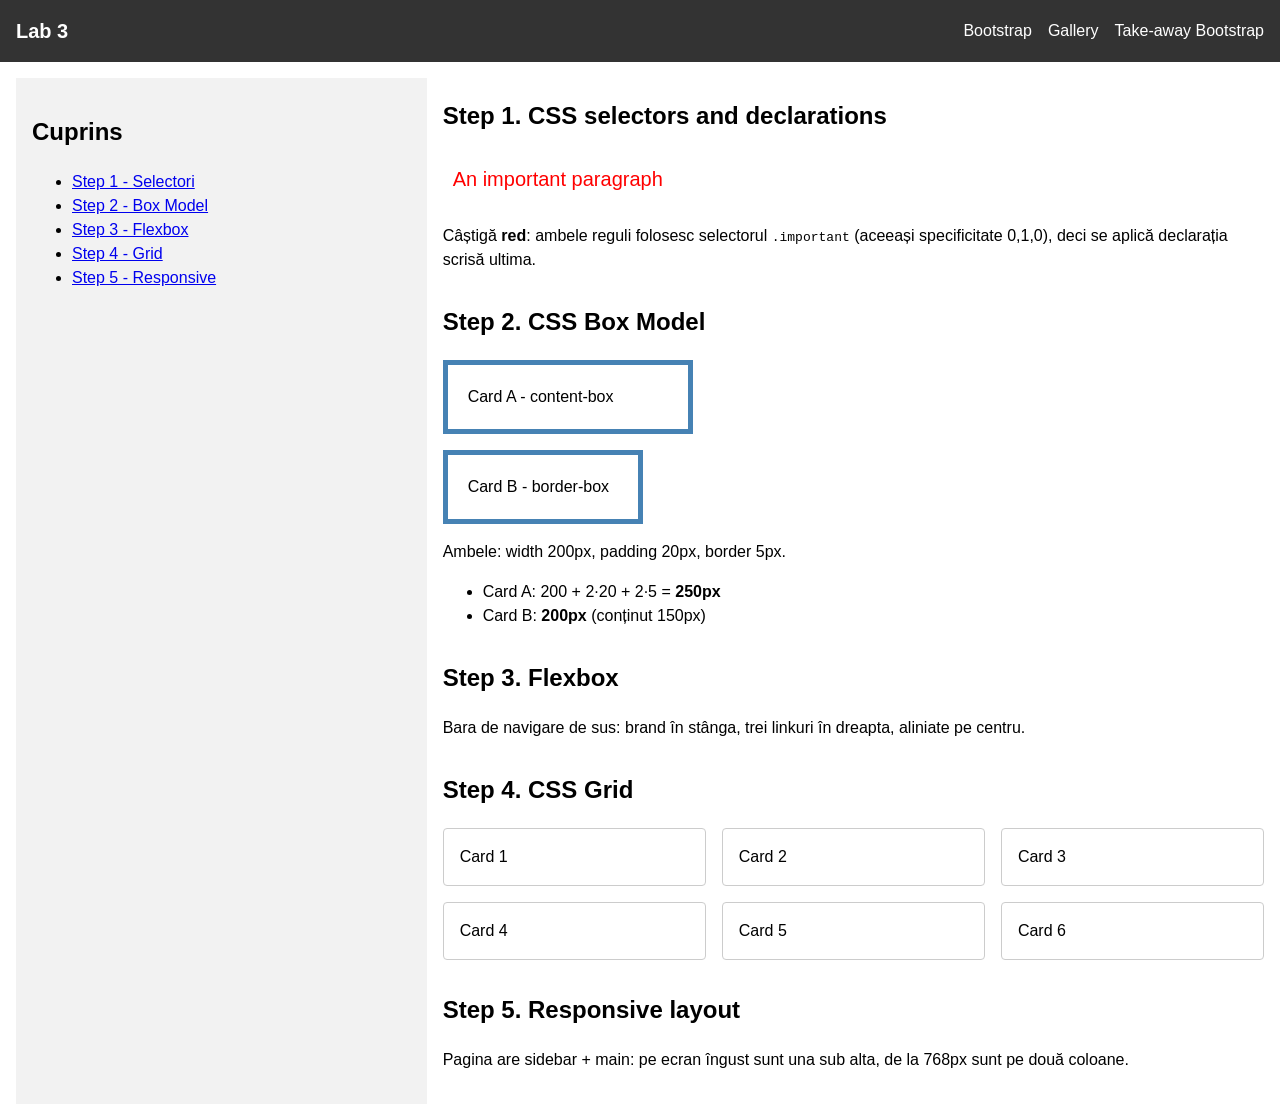
<file: lab3/project-lab/index.html>
<!DOCTYPE html>
<html lang="ro">
<head>
  <meta charset="UTF-8">
  <meta name="viewport" content="width=device-width, initial-scale=1.0">
  <title>Lab 3</title>
  <link rel="stylesheet" href="css/style.css">
</head>
<body>
  <header>
    <nav>
      <a class="brand" href="index.html">Lab 3</a>
      <ul>
        <li><a href="bootstrap-gallery.html">Bootstrap</a></li>
        <li><a href="takeaway.html">Gallery</a></li>
        <li><a href="takeaway-bootstrap.html">Take-away Bootstrap</a></li>
      </ul>
    </nav>
  </header>

  <div class="layout">
    <aside>
      <h2>Cuprins</h2>
      <ul>
        <li><a href="#step1">Step 1 - Selectori</a></li>
        <li><a href="#step2">Step 2 - Box Model</a></li>
        <li><a href="#step3">Step 3 - Flexbox</a></li>
        <li><a href="#step4">Step 4 - Grid</a></li>
        <li><a href="#step5">Step 5 - Responsive</a></li>
      </ul>
    </aside>

    <main>
      <section id="step1">
        <h2>Step 1. CSS selectors and declarations</h2>
        <p class="important">An important paragraph</p>
        <p>Câștigă <strong>red</strong>: ambele reguli folosesc selectorul <code>.important</code>
          (aceeași specificitate 0,1,0), deci se aplică declarația scrisă ultima.</p>
      </section>

      <section id="step2">
        <h2>Step 2. CSS Box Model</h2>
        <div class="card-a">Card A - content-box</div>
        <div class="card-b">Card B - border-box</div>
        <p>Ambele: width 200px, padding 20px, border 5px.</p>
        <ul>
          <li>Card A: 200 + 2·20 + 2·5 = <strong>250px</strong></li>
          <li>Card B: <strong>200px</strong> (conținut 150px)</li>
        </ul>
      </section>

      <section id="step3">
        <h2>Step 3. Flexbox</h2>
        <p>Bara de navigare de sus: brand în stânga, trei linkuri în dreapta, aliniate pe centru.</p>
      </section>

      <section id="step4">
        <h2>Step 4. CSS Grid</h2>
        <div class="gallery">
          <div class="card">Card 1</div>
          <div class="card">Card 2</div>
          <div class="card">Card 3</div>
          <div class="card">Card 4</div>
          <div class="card">Card 5</div>
          <div class="card">Card 6</div>
        </div>
      </section>

      <section id="step5">
        <h2>Step 5. Responsive layout</h2>
        <p>Pagina are sidebar + main: pe ecran îngust sunt una sub alta, de la 768px sunt pe două coloane.</p>
      </section>
    </main>
  </div>
</body>
</html>
</file>
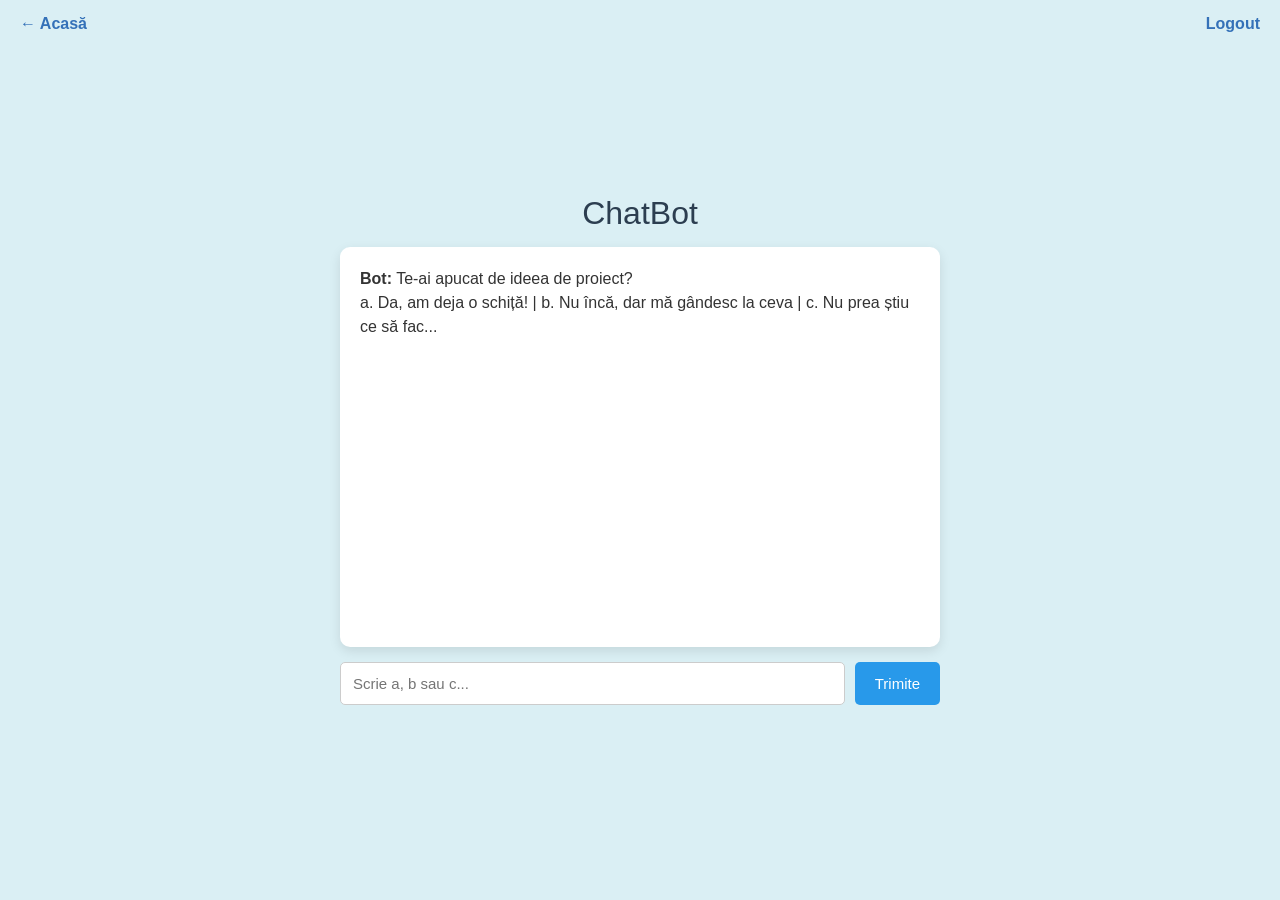
<file: HTML/chatbot.html>
<!DOCTYPE html>
<html lang="ro">
<head>
<meta charset="UTF-8">
<meta name="viewport" content="width=device-width, initial-scale=1.0">
<title>Chatbot</title>
<link rel="stylesheet" href="../CSS/chatbot_style.css">
</head>
<body>
<nav class="chat-nav">
<a href="home.html">&larr; Acasă</a>
<a href="login.html">Logout</a>
</nav>
<h1>ChatBot</h1>
<div class="chat-container" id="chat-container"></div>
<form id="chat-form">
<input type="text" id="user-input" placeholder="Scrie a, b sau c..." autocomplete="off">
<button type="submit">Trimite</button>
</form>
<script src="../JS/chatbot_js.js"></script>
</body>
</html>
</file>
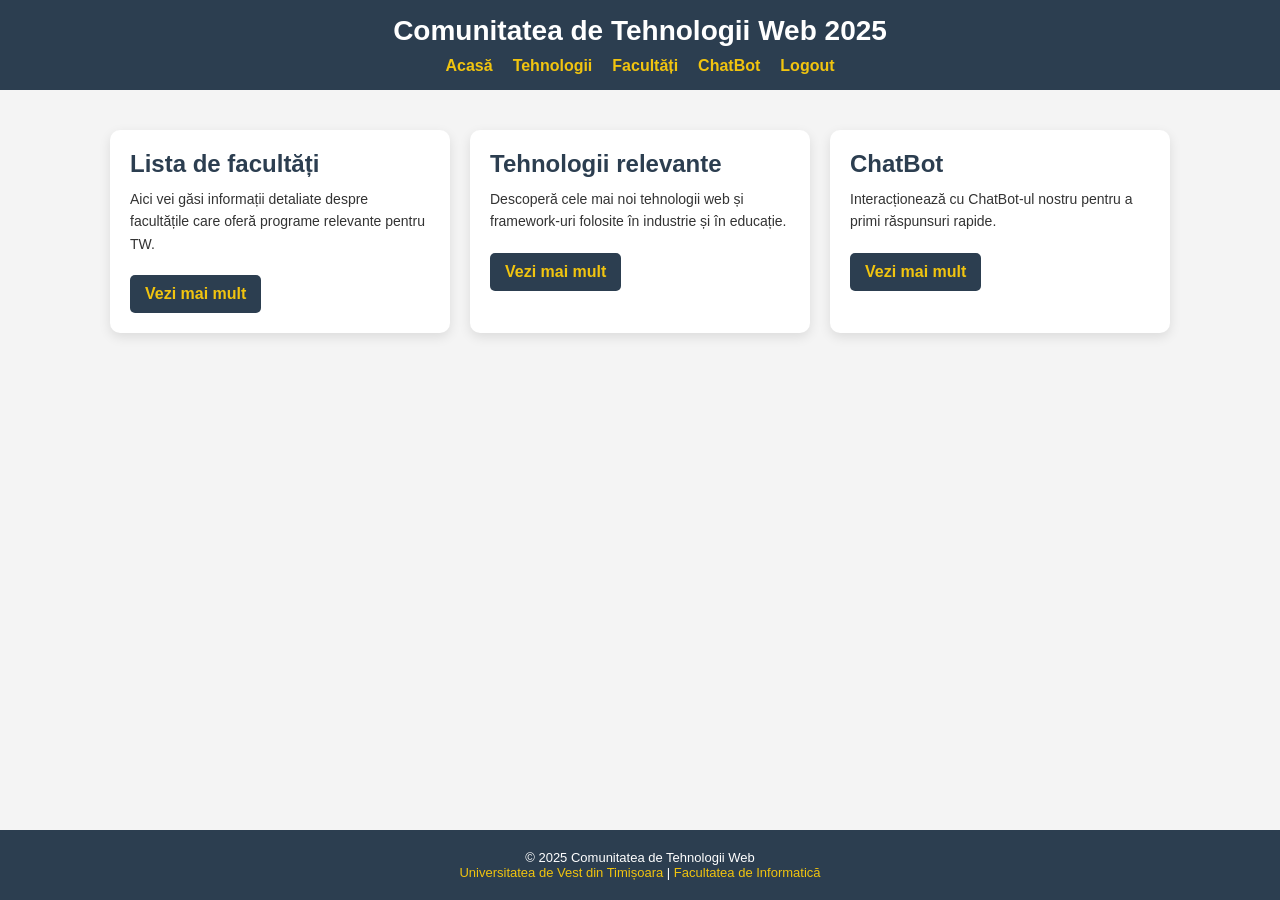
<file: HTML/home.html>
<!DOCTYPE html>
<html lang="ro">
<head>
<meta charset="UTF-8">
<meta name="viewport" content="width=device-width, initial-scale=1.0">
<title>Acasă - Comunitatea de Tehnologii Web</title>
<link rel="stylesheet" href="../CSS/home_style.css">
</head>
<body>
<header>
<div class="container">
<h1>Comunitatea de Tehnologii Web 2025</h1>
<nav>
<a href="home.html">Acasă</a>
<a href="#">Tehnologii</a>
<a href="universities.html">Facultăți</a>
<a href="chatbot.html">ChatBot</a>
<a href="login.html">Logout</a>
</nav>
</div>
</header>
<main class="container">
<section class="columns">
<div class="column">
<h2>Lista de facultăți</h2>
<p>Aici vei găsi informații detaliate despre facultățile care oferă programe relevante pentru TW.</p>
<a href="universities.html" class="btn">Vezi mai mult</a>
</div>
<div class="column">
<h2>Tehnologii relevante</h2>
<p>Descoperă cele mai noi tehnologii web și framework-uri folosite în industrie și în educație.</p>
<a href="#" class="btn">Vezi mai mult</a>
</div>
<div class="column">
<h2>ChatBot</h2>
<p>Interacționează cu ChatBot-ul nostru pentru a primi răspunsuri rapide.</p>
<a href="chatbot.html" class="btn">Vezi mai mult</a>
</div>
</section>
</main>
<footer>
<div class="container">
<p>&copy; 2025 Comunitatea de Tehnologii Web</p>
<p>
<a href="https://www.uvt.ro" target="_blank">Universitatea de Vest din Timișoara</a> |
<a href="https://info.uvt.ro" target="_blank">Facultatea de Informatică</a>
</p>
</div>
</footer>
</body>
</html>
</file>
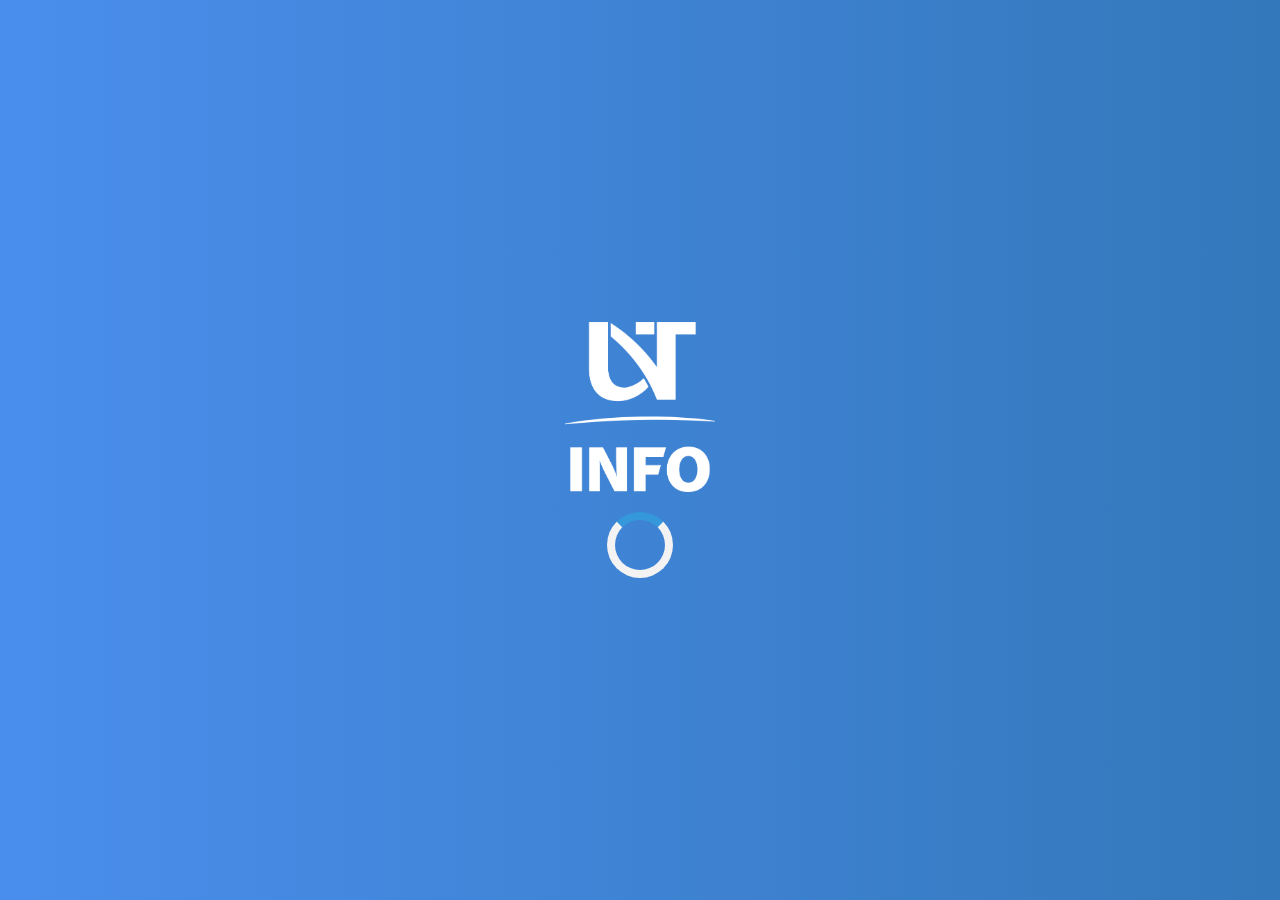
<file: HTML/loading.html>
<!DOCTYPE html>
<html lang="en">
<head>
<meta charset="UTF-8">

<meta name="viewport" content="width=device-width, initial-scale=1.0">
<title>Loading</title>
<meta http-equiv="refresh" content="2; url=login.html">
<link rel="stylesheet" href="../CSS/style.css">
<link rel="stylesheet" href="../CSS/loading_style.css">
</head>
<body>
<div class="loading-container">
<img src="../MEDIA/INFO_Asset-2.png" alt="Logo" class="logo">
<div class="loader"></div>
</div>
</body>
</html>
</file>
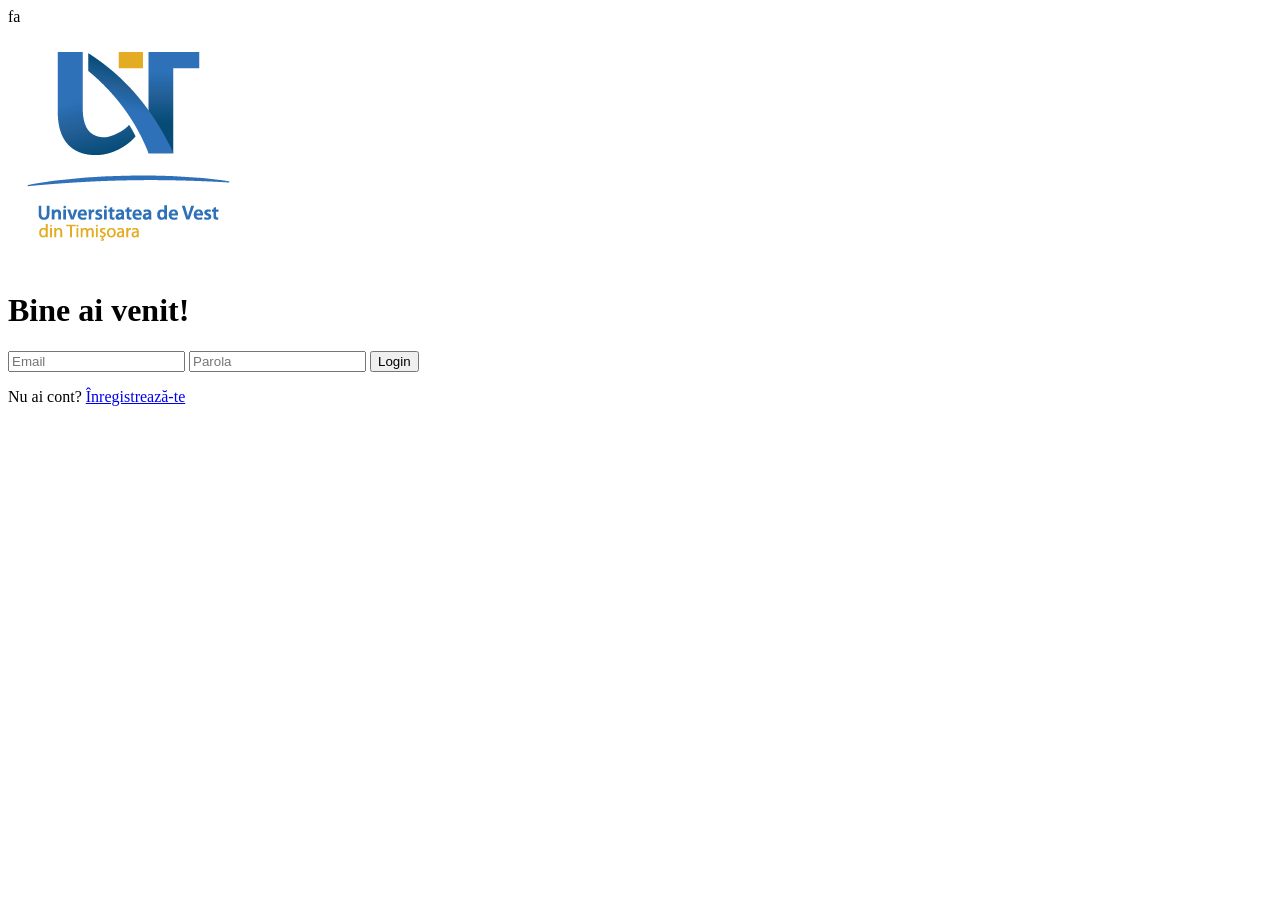
<file: HTML/login.html>
<!DOCTYPE html>
<html lang="en">
<head>
<meta charset="UTF-8">
<meta name="viewport" content="width=device-width, initial-scale=1.0">
<title>Login Page</title>
fa
</head>
<body>
<div class="login-container">
<div class="login-image">
<img src="../MEDIA/Logo-UVT-2017-02.png" alt="Imagine login">
</div>
<div class="separator"></div>
<form class="login-form" id="loginForm" novalidate>
<h1>Bine ai venit!</h1>
<input type="email" id="email" placeholder="Email">
<input type="password" id="password" placeholder="Parola">
<button type="submit">Login</button>
<p class="register-text">
Nu ai cont? <a href="../HTML/register.html">Înregistrează-te</a>
</p>
</form>
</div>
<script src="../JS/login_js.js"></script>
</body>
</html>
</file>
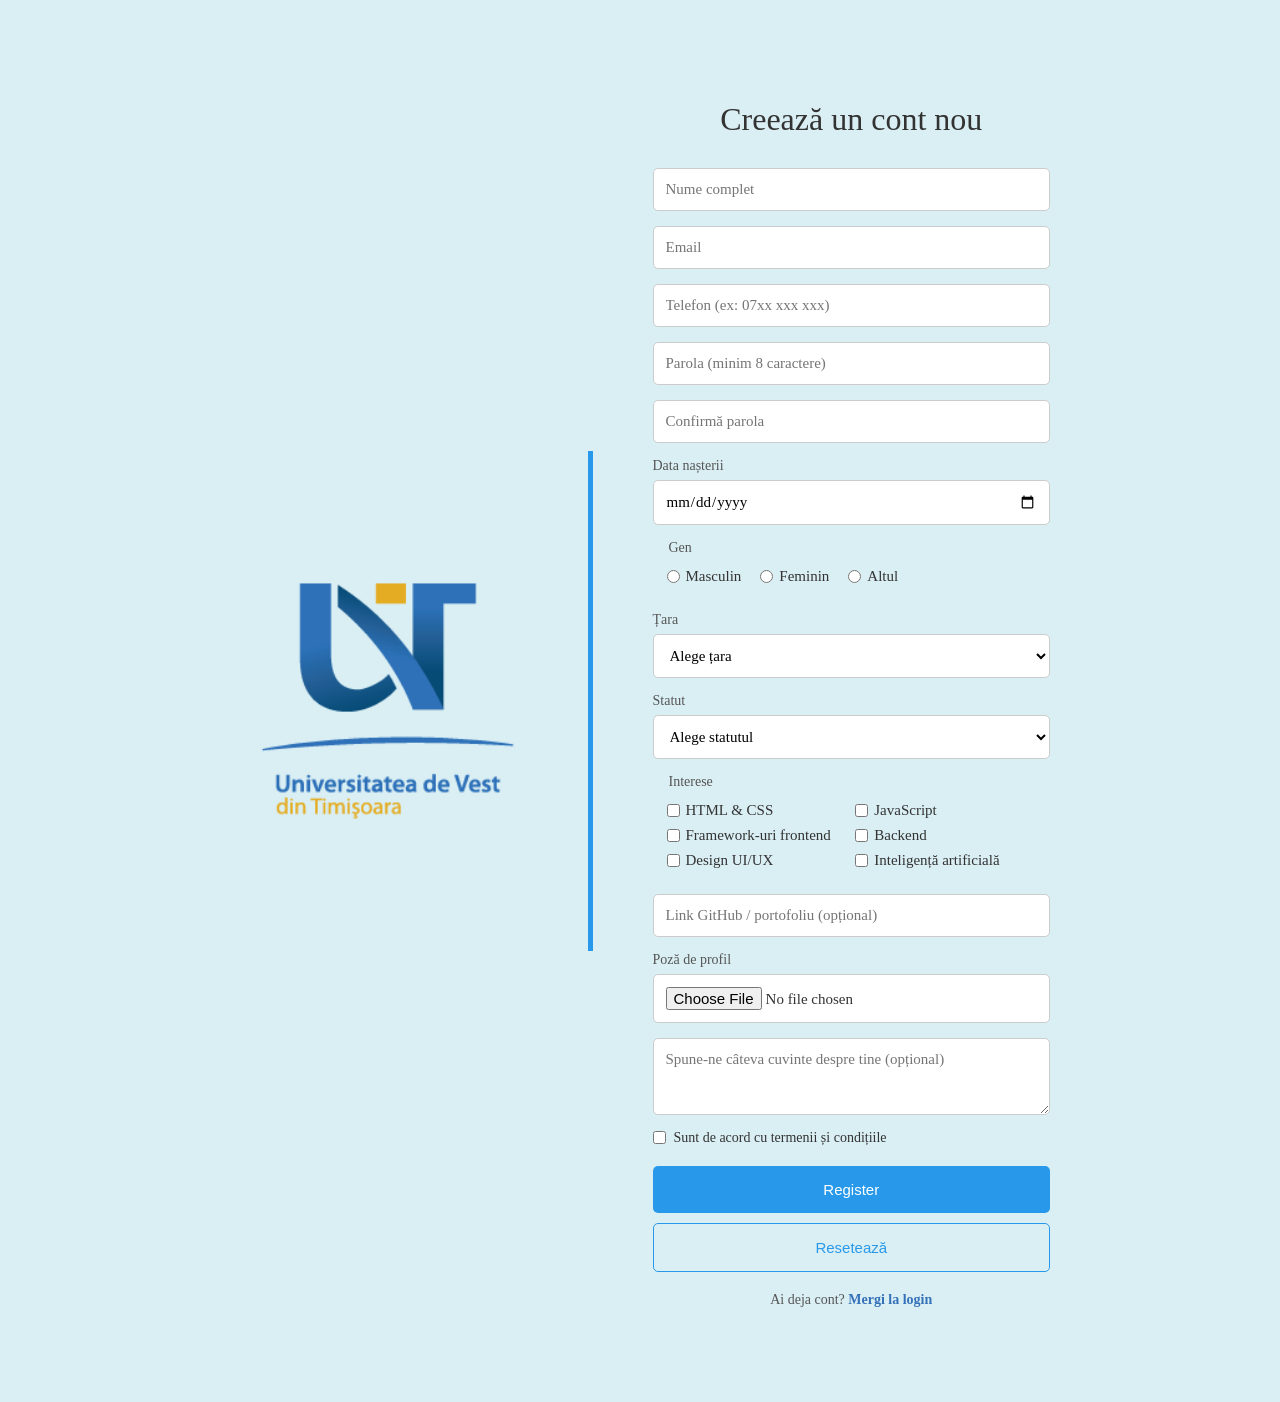
<file: HTML/register.html>
<!DOCTYPE html>
<html lang="ro">
<head>
<meta charset="UTF-8">
<meta name="viewport" content="width=device-width, initial-scale=1.0">
<title>Register Page</title>
<link rel="stylesheet" href="../CSS/style.css">

<link rel="stylesheet" href="../CSS/register_style.css">
</head>
<body>
<div class="register-container">
<div class="register-image">
<img src="../MEDIA/Logo-UVT-2017-02.png" alt="Imagine register">
</div>
<div class="separator"></div>
<form class="register-form" action="home.html" method="get">
<h1>Creează un cont nou</h1>

<input type="text" name="name" placeholder="Nume complet" aria-label="Nume complet" required>
<input type="email" name="email" placeholder="Email" aria-label="Email" required>
<input type="tel" name="phone" placeholder="Telefon (ex: 07xx xxx xxx)" aria-label="Telefon" pattern="0[0-9]{9}">
<input type="password" name="password" placeholder="Parola (minim 8 caractere)" aria-label="Parola" minlength="8" required>
<input type="password" name="confirm_password" placeholder="Confirmă parola" aria-label="Confirmă parola" minlength="8" required>

<label class="field-label" for="birthdate">Data nașterii</label>
<input type="date" id="birthdate" name="birthdate" required>

<fieldset class="group">
<legend class="field-label">Gen</legend>
<label><input type="radio" name="gender" value="male" required> Masculin</label>
<label><input type="radio" name="gender" value="female"> Feminin</label>
<label><input type="radio" name="gender" value="other"> Altul</label>
</fieldset>

<label class="field-label" for="country">Țara</label>
<select id="country" name="country" required>
<option value="" disabled selected>Alege țara</option>
<option value="RO">România</option>
<option value="MD">Republica Moldova</option>
<option value="HU">Ungaria</option>
<option value="RS">Serbia</option>
<option value="BG">Bulgaria</option>
<option value="other">Alta</option>
</select>

<label class="field-label" for="status">Statut</label>
<select id="status" name="status" required>
<option value="" disabled selected>Alege statutul</option>
<option value="elev">Elev</option>
<option value="student">Student</option>
<option value="profesor">Profesor</option>
<option value="profesionist">Profesionist IT</option>
</select>

<fieldset class="group interests">
<legend class="field-label">Interese</legend>
<label><input type="checkbox" name="interests" value="html-css"> HTML &amp; CSS</label>
<label><input type="checkbox" name="interests" value="javascript"> JavaScript</label>
<label><input type="checkbox" name="interests" value="frontend"> Framework-uri frontend</label>
<label><input type="checkbox" name="interests" value="backend"> Backend</label>
<label><input type="checkbox" name="interests" value="design"> Design UI/UX</label>
<label><input type="checkbox" name="interests" value="ai"> Inteligență artificială</label>
</fieldset>

<input type="url" name="github" placeholder="Link GitHub / portofoliu (opțional)" aria-label="Link GitHub sau portofoliu">

<label class="field-label" for="avatar">Poză de profil</label>
<input type="file" id="avatar" name="avatar" accept="image/*">

<textarea name="about" rows="3" placeholder="Spune-ne câteva cuvinte despre tine (opțional)" aria-label="Despre tine"></textarea>

<label class="terms"><input type="checkbox" name="terms" required> Sunt de acord cu termenii și condițiile</label>

<button type="submit">Register</button>
<button type="reset" class="reset-btn">Resetează</button>
<p class="login-text">
Ai deja cont? <a href="../HTML/login.html">Mergi la login</a>
</p>
</form>
</div>
</body>
</html>
</file>
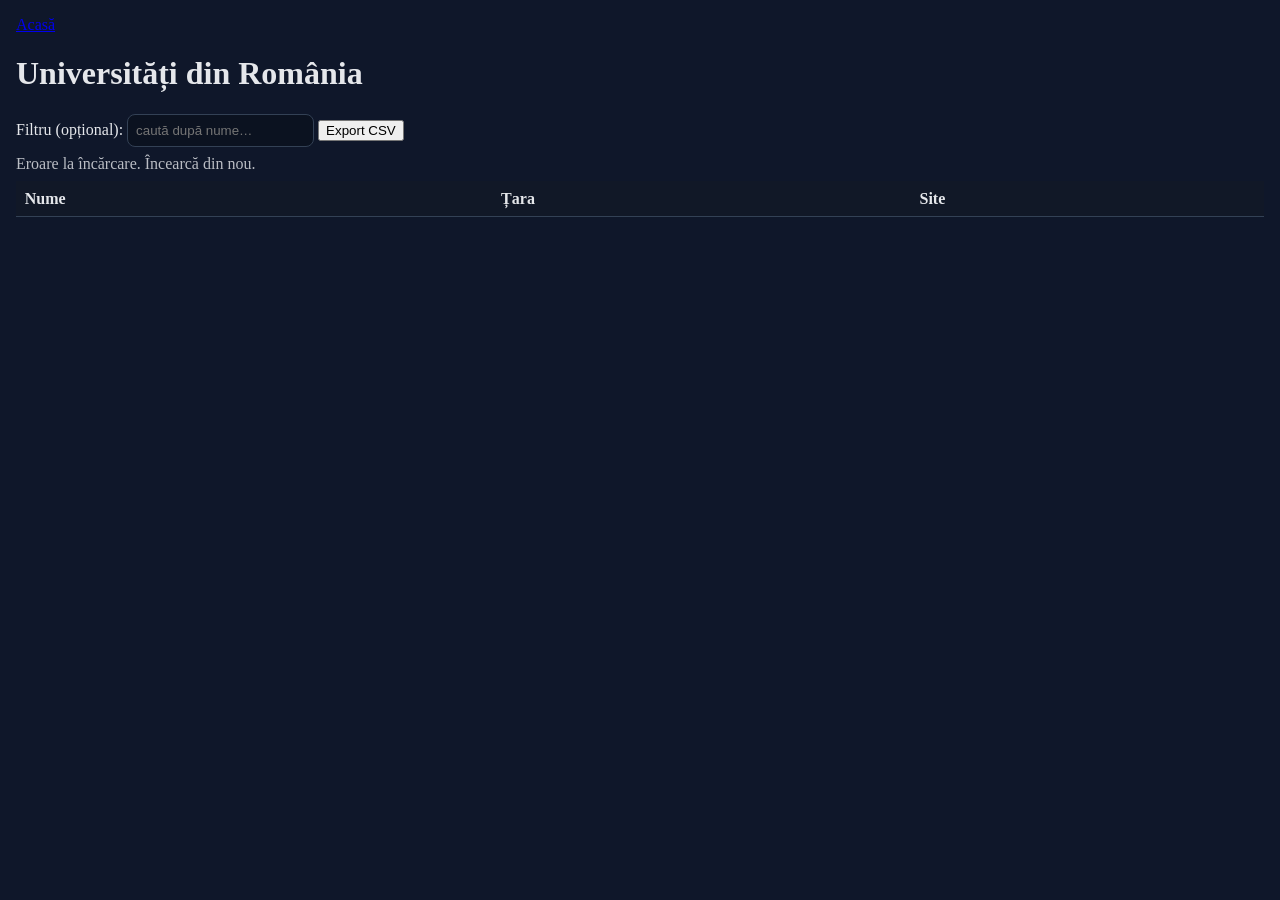
<file: HTML/universities.html>
<!DOCTYPE html>
<html lang="ro">
<head>
<meta charset="UTF-8">
<meta name="viewport" content="width=device-width, initial-scale=1.0">
<title>Universități</title>
<link rel="stylesheet" href="../CSS/universities_style.css">
</head>
<body>
<a href="home.html">Acasă</a>
<div>
<h1>Universități din România</h1>
<label for="q">Filtru (opțional):</label>
<input id="q" placeholder="caută după nume…" />
<button id="exportBtn">Export CSV</button>

<div id="status" class="status"></div>

<table>
<thead>
<tr>
<th>Nume</th>
<th>Țara</th>
<th>Site</th>
</tr>
</thead>
<tbody id="tbody"></tbody>
</table>
</div>
<script src="../JS/universities_js.js"></script>
</body>
</html>
</file>
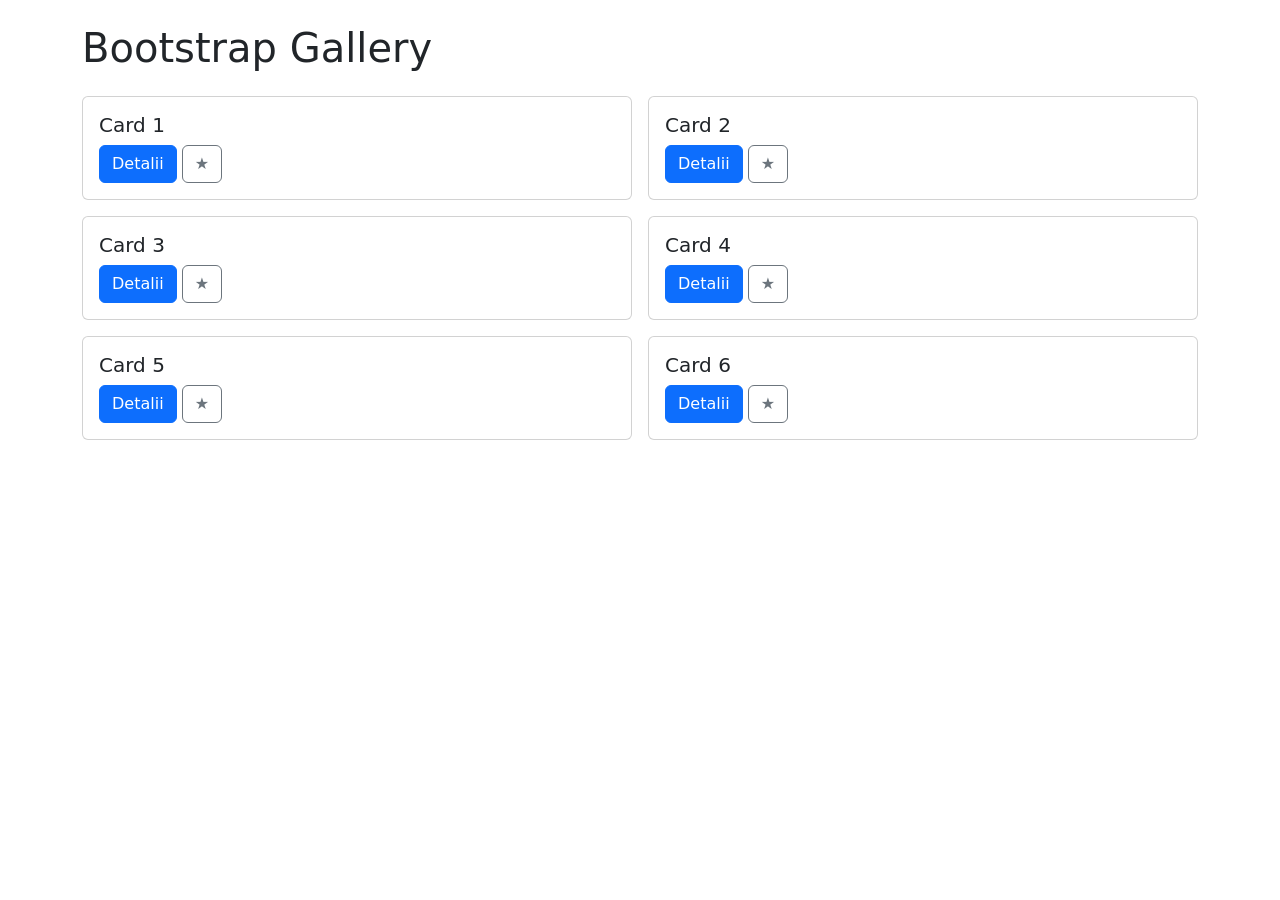
<file: lab3/project-lab/bootstrap-gallery.html>
<!DOCTYPE html>
<html lang="ro">
<head>
  <meta charset="UTF-8">
  <meta name="viewport" content="width=device-width, initial-scale=1.0">
  <title>Bootstrap Gallery</title>
  <link rel="stylesheet" href="https://cdn.jsdelivr.net/npm/bootstrap@5.3.8/dist/css/bootstrap.min.css">
</head>
<body>
  <div class="container py-4">
    <h1 class="mb-4">Bootstrap Gallery</h1>
    <div class="row g-3">
      <div class="col-12 col-md-6">
        <div class="card">
          <div class="card-body">
            <h2 class="card-title h5">Card 1</h2>
            <a href="index.html" class="btn btn-primary" aria-label="Detalii despre Card 1">Detalii</a>
            <button type="button" class="btn btn-outline-secondary" aria-label="Adaugă Card 1 la favorite">&#9733;</button>
          </div>
        </div>
      </div>
      <div class="col-12 col-md-6">
        <div class="card">
          <div class="card-body">
            <h2 class="card-title h5">Card 2</h2>
            <a href="index.html" class="btn btn-primary" aria-label="Detalii despre Card 2">Detalii</a>
            <button type="button" class="btn btn-outline-secondary" aria-label="Adaugă Card 2 la favorite">&#9733;</button>
          </div>
        </div>
      </div>
      <div class="col-12 col-md-6">
        <div class="card">
          <div class="card-body">
            <h2 class="card-title h5">Card 3</h2>
            <a href="index.html" class="btn btn-primary" aria-label="Detalii despre Card 3">Detalii</a>
            <button type="button" class="btn btn-outline-secondary" aria-label="Adaugă Card 3 la favorite">&#9733;</button>
          </div>
        </div>
      </div>
      <div class="col-12 col-md-6">
        <div class="card">
          <div class="card-body">
            <h2 class="card-title h5">Card 4</h2>
            <a href="index.html" class="btn btn-primary" aria-label="Detalii despre Card 4">Detalii</a>
            <button type="button" class="btn btn-outline-secondary" aria-label="Adaugă Card 4 la favorite">&#9733;</button>
          </div>
        </div>
      </div>
      <div class="col-12 col-md-6">
        <div class="card">
          <div class="card-body">
            <h2 class="card-title h5">Card 5</h2>
            <a href="index.html" class="btn btn-primary" aria-label="Detalii despre Card 5">Detalii</a>
            <button type="button" class="btn btn-outline-secondary" aria-label="Adaugă Card 5 la favorite">&#9733;</button>
          </div>
        </div>
      </div>
      <div class="col-12 col-md-6">
        <div class="card">
          <div class="card-body">
            <h2 class="card-title h5">Card 6</h2>
            <a href="index.html" class="btn btn-primary" aria-label="Detalii despre Card 6">Detalii</a>
            <button type="button" class="btn btn-outline-secondary" aria-label="Adaugă Card 6 la favorite">&#9733;</button>
          </div>
        </div>
      </div>
    </div>
  </div>
</body>
</html>
</file>
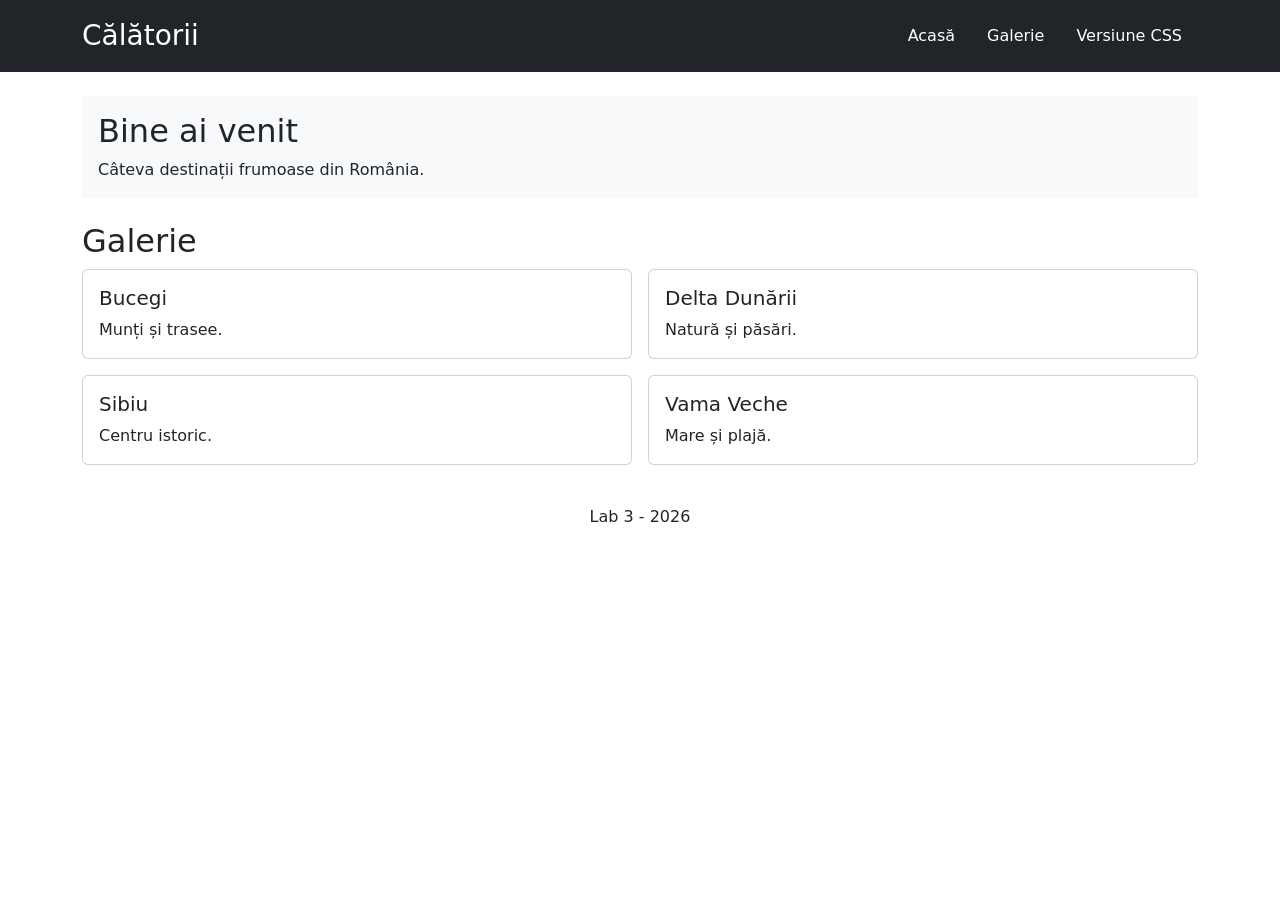
<file: lab3/project-lab/takeaway-bootstrap.html>
<!DOCTYPE html>
<html lang="ro">
<head>
  <meta charset="UTF-8">
  <meta name="viewport" content="width=device-width, initial-scale=1.0">
  <title>Take-away Bootstrap</title>
  <link rel="stylesheet" href="https://cdn.jsdelivr.net/npm/bootstrap@5.3.8/dist/css/bootstrap.min.css">
</head>
<body>
  <header class="bg-dark text-white p-3">
    <div class="container d-flex flex-column flex-md-row justify-content-between align-items-md-center gap-2">
      <h1 class="h3 m-0">Călătorii</h1>
      <nav>
        <ul class="nav">
          <li class="nav-item"><a class="nav-link text-white" href="index.html">Acasă</a></li>
          <li class="nav-item"><a class="nav-link text-white" href="#galerie">Galerie</a></li>
          <li class="nav-item"><a class="nav-link text-white" href="takeaway.html">Versiune CSS</a></li>
        </ul>
      </nav>
    </div>
  </header>

  <main class="container py-4">
    <section class="p-3 bg-light mb-4">
      <h2>Bine ai venit</h2>
      <p class="mb-0">Câteva destinații frumoase din România.</p>
    </section>

    <section id="galerie">
      <h2>Galerie</h2>
      <div class="row g-3">
        <div class="col-12 col-md-6">
          <article class="card card-body">
            <h3 class="h5">Bucegi</h3>
            <p class="mb-0">Munți și trasee.</p>
          </article>
        </div>
        <div class="col-12 col-md-6">
          <article class="card card-body">
            <h3 class="h5">Delta Dunării</h3>
            <p class="mb-0">Natură și păsări.</p>
          </article>
        </div>
        <div class="col-12 col-md-6">
          <article class="card card-body">
            <h3 class="h5">Sibiu</h3>
            <p class="mb-0">Centru istoric.</p>
          </article>
        </div>
        <div class="col-12 col-md-6">
          <article class="card card-body">
            <h3 class="h5">Vama Veche</h3>
            <p class="mb-0">Mare și plajă.</p>
          </article>
        </div>
      </div>
    </section>
  </main>

  <footer class="text-center p-3">
    <p class="mb-0">Lab 3 - 2026</p>
  </footer>
</body>
</html>
</file>
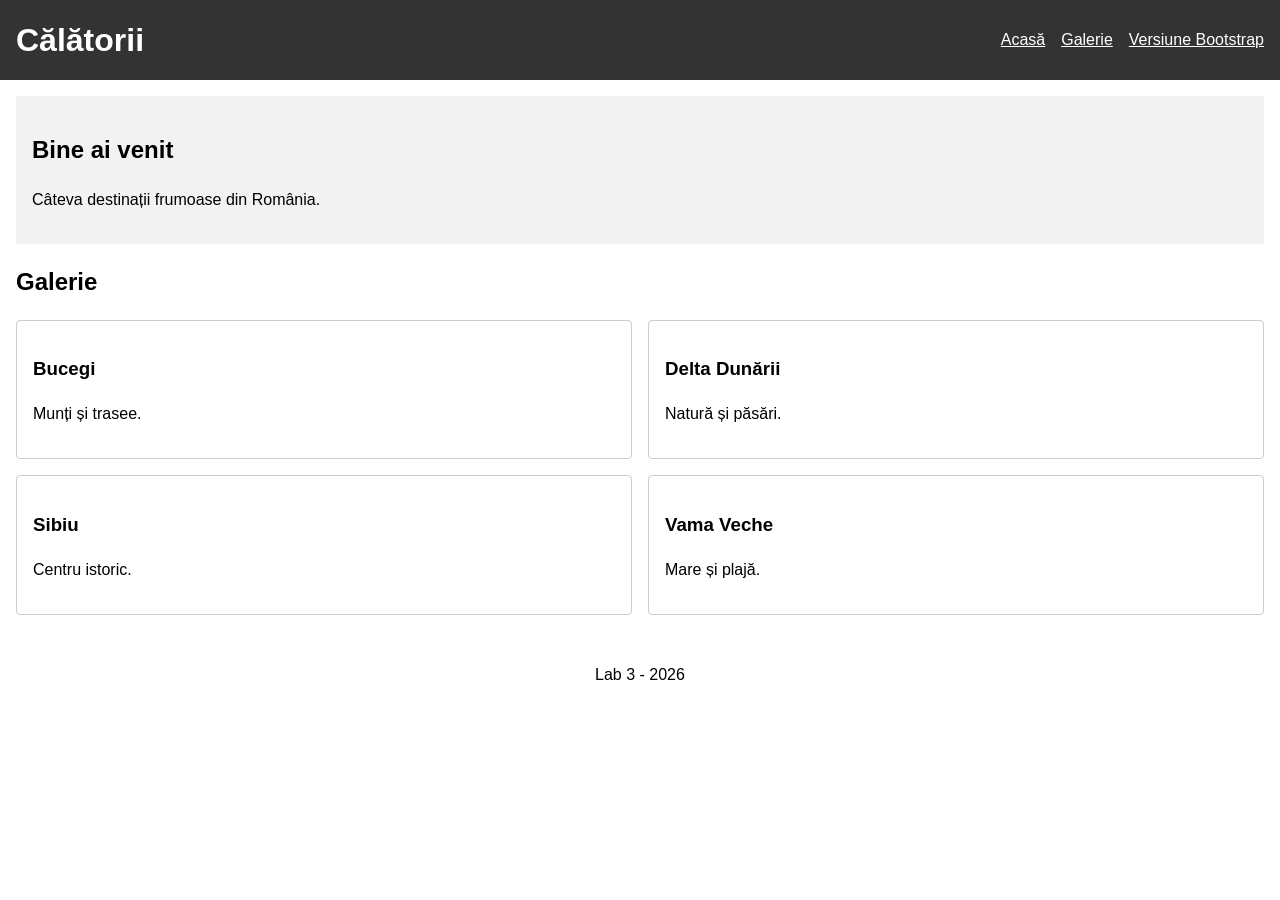
<file: lab3/project-lab/takeaway.html>
<!DOCTYPE html>
<html lang="ro">
<head>
  <meta charset="UTF-8">
  <meta name="viewport" content="width=device-width, initial-scale=1.0">
  <title>Take-away</title>
  <link rel="stylesheet" href="css/takeaway.css">
</head>
<body>
  <header>
    <h1>Călătorii</h1>
    <nav>
      <ul>
        <li><a href="index.html">Acasă</a></li>
        <li><a href="#galerie">Galerie</a></li>
        <li><a href="takeaway-bootstrap.html">Versiune Bootstrap</a></li>
      </ul>
    </nav>
  </header>

  <main>
    <section class="intro">
      <h2>Bine ai venit</h2>
      <p>Câteva destinații frumoase din România.</p>
    </section>

    <section id="galerie">
      <h2>Galerie</h2>
      <div class="gallery">
        <article class="card">
          <h3>Bucegi</h3>
          <p>Munți și trasee.</p>
        </article>
        <article class="card">
          <h3>Delta Dunării</h3>
          <p>Natură și păsări.</p>
        </article>
        <article class="card">
          <h3>Sibiu</h3>
          <p>Centru istoric.</p>
        </article>
        <article class="card">
          <h3>Vama Veche</h3>
          <p>Mare și plajă.</p>
        </article>
      </div>
    </section>
  </main>

  <footer>
    <p>Lab 3 - 2026</p>
  </footer>
</body>
</html>
</file>
<file: lab3/project-lab/css/style.css>
* {
  box-sizing: border-box;
}

body {
  margin: 0;
  font-family: Arial, sans-serif;
  line-height: 1.5;
}

a:focus {
  outline: 2px solid orange;
}

section {
  margin-bottom: 2rem;
}

.important {
  color: blue;
  font-size: 20px;
  padding: 10px;
}

.important {
  color: red;
}

.card-a { box-sizing: content-box; }
.card-b { box-sizing: border-box; }

.card-a,
.card-b {
  width: 200px;
  padding: 20px;
  border: 5px solid steelblue;
  margin-bottom: 1rem;
}

nav {
  display: flex;
  justify-content: space-between;
  align-items: center;
  gap: 1rem;
}

nav {
  flex-wrap: wrap;
  padding: 1rem;
  background: #333;
}

nav a {
  color: white;
  text-decoration: none;
}

nav ul {
  display: flex;
  flex-wrap: wrap;
  gap: 1rem;
  margin: 0;
  padding: 0;
  list-style: none;
}

.brand {
  font-weight: bold;
  font-size: 1.25rem;
}

.gallery {
  display: grid;
  grid-template-columns: repeat(auto-fit,
    minmax(min(100%, 240px), 1fr));
  gap: 1rem;
}

.card {
  padding: 1rem;
  border: 1px solid #ccc;
  border-radius: 4px;
}

.layout { display: grid; grid-template-columns: 1fr; }
@media (min-width: 768px) {
  .layout { grid-template-columns: 1fr 2fr; }
}

.layout {
  gap: 1rem;
  padding: 1rem;
}

aside {
  padding: 1rem;
  background: #f2f2f2;
}
</file>
<file: CSS/chatbot_style.css>
body {
background-color: #daeff4;
display: flex;
justify-content: center;
align-items: center;
height: 100vh;
margin: 0;
flex-direction: column;
font-family: Arial, Helvetica, sans-serif;
color: #333;
}
h1 {
margin: 0 0 15px;
font-weight: normal;
color: #2c3e50;
}
.chat-nav {
position: absolute;
top: 15px;
left: 20px;
right: 20px;
display: flex;
justify-content: space-between;
}
.chat-nav a {
color: #3471B8;
text-decoration: none;
font-weight: bold;
}
.chat-nav a:hover {
color: #024A76;
}
.chat-container {
max-width: 600px;
width: 90%;
height: 400px;
padding: 20px;
background-color: #fff;
border-radius: 10px;
box-shadow: 0 4px 12px rgba(0, 0, 0, 0.1);
margin-bottom: 15px;
overflow-y: auto;
box-sizing: border-box;
}
.message {
margin-bottom: 12px;
line-height: 1.5;
}
#chat-form {
display: flex;
max-width: 600px;
width: 90%;
gap: 10px;
}
#chat-form input {
flex: 1;
min-width: 0;
padding: 12px;
border: 1px solid #ccc;
border-radius: 5px;
font-size: 15px;
}
#chat-form input:focus {
outline: 1px solid blue;
}
#chat-form button {
padding: 12px 20px;
background-color: #2899ea;
border: none;
border-radius: 5px;
color: white;
font-size: 15px;
cursor: pointer;
transition: background 0.3s;
}
#chat-form button:hover {
background-color: #1c7cc4;
}
</file>
<file: CSS/home_style.css>
* {
box-sizing: border-box;
margin: 0;
padding: 0;
}
html, body {
height: 100%;
}
body {
display: flex;
flex-direction: column;
font-family: Arial, Helvetica, sans-serif;
background-color: #f4f4f4;
color: #333;
}
.container {
width: 90%;
max-width: 1100px;
margin: 0 auto;
}
main {
flex: 1;
padding: 0 20px;
}
header {
background-color: #2c3e50;
color: #fff;
padding: 15px 0;
text-align: center;
}
header h1 {
font-size: 28px;
margin-bottom: 10px;
}
header nav {
display: flex;
justify-content: center;
gap: 20px;
flex-wrap: wrap;
}
header nav a {
color: #f1c40f;
text-decoration: none;
font-weight: bold;
}
header nav a:hover { color: #fff; }
.columns {
display: flex;
gap: 20px;
margin: 40px 0;
flex-wrap: wrap;
}
.column {
background-color: #fff;
padding: 20px;
border-radius: 10px;
flex: 1 1 250px;
max-width: 350px;
box-shadow: 0 4px 12px rgba(0,0,0,0.1);
}
.column h2 {
margin-bottom: 10px;
color: #2c3e50;
}
.column p {
margin-bottom: 20px;
font-size: 14px;
line-height: 1.6;
}
.btn {
display: inline-block;
padding: 10px 15px;
border-radius: 5px;
background-color: #2c3e50;
color: #f1c40f;
text-decoration: none;
font-weight: bold;
transition: background-color 0.2s;
}
.btn:hover { background-color: #34495e; color: #fff; }
footer {
background-color: #2c3e50;
color: #fff;
text-align: center;
padding: 20px 0;
font-size: 13px;
}
footer a {
color: #f1c40f;
text-decoration: none;
}
footer a:hover { text-decoration: underline; }

@media (max-width: 900px) {
main {width: 800px;}
.columns {justify-content: center; }
.column {flex: 0 0 300px; }
}

@media (max-width: 750px) {
main {
width: 350px;
padding: 10px 0;
}
.columns {
flex-direction: column;
gap: 15px;
margin: 20px 0;
}
.column { width: 100%; flex: none; }
header nav {
flex-direction: column;
gap: 10px;
}
}
</file>
<file: CSS/style.css>
body {
margin: 0;
padding: 0;
display: flex;
justify-content: center;
align-items: center;
height: 100vh;
font-family: "Times New Roman", Times, serif;
}
</file>
<file: CSS/loading_style.css>
body {
background: linear-gradient(90deg, #4a8eed, #3378ba);
}
.loading-container {
display: flex;
flex-direction: column;
align-items: center;
}

.logo {
width: 150px;
height: auto;
margin-bottom: 20px;
}
.loader {
border: 8px solid #f3f3f3;
border-top: 8px solid #3498db;
border-radius: 50%;
width: 50px;
height: 50px;
animation: spin 2s linear infinite;
}
@keyframes spin {
0% { transform: rotate(0deg); }
100% { transform: rotate(360deg); }
}
</file>
<file: CSS/register_style.css>
/* style.css fixeaza body la 100vh; formularul e mai inalt, asa ca pagina trebuie sa poata face scroll */
body {
background-color: #daeff4;
height: auto;
min-height: 100vh;
padding: 40px 0;
box-sizing: border-box;
}
.register-container {
display: flex;
align-items: center;
width: 80%;
max-width: 900px;
}
.register-image {
flex: 1;
display: flex;
justify-content: center;
align-items: center;
overflow: hidden;
}

/* aceeasi marime ca la login: 60% din containerul de 500px = 300px */
.register-image img {
width: 70%;
height: 300px;
object-fit: cover;
}
/* aceeasi inaltime ca la login (containerul de acolo are 500px) */
.separator {
width: 5px;
height: 500px;
background-color: #2899ea;
}
.register-form {
flex: 1;
display: flex;
flex-direction: column;
justify-content: center;
margin-left: 20px;
padding: 40px;
color: #333;
}
.register-form h1 {
margin-bottom: 30px;
text-align: center;
font-weight: normal;
}
.register-form input,
.register-form select,
.register-form textarea {
padding: 12px;
margin-bottom: 15px;
border: 1px solid #ccc;
border-radius: 5px;
font-family: inherit;
font-size: 15px;
background-color: #fff;
}
.register-form textarea {
resize: vertical;
}
input:focus, select:focus, textarea:focus {
outline: 1px solid blue;
}
input:hover, select:hover, textarea:hover {
transform: scale(1.02);
transition: all .1s ease-in-out;
}
.field-label {
margin-bottom: 6px;
font-size: 14px;
color: #555;
}
.group {
border: none;
margin-bottom: 15px;
}
.group label {
display: inline-flex;
align-items: center;
gap: 6px;
margin-right: 15px;
font-size: 15px;
cursor: pointer;
}
/* radio si checkbox nu primesc stilul de camp text */
.register-form .group input,
.register-form .terms input {
margin: 0;
padding: 0;
transform: none;
accent-color: #2899ea;
}
.interests {
display: grid;
grid-template-columns: 1fr 1fr;
gap: 8px;
}
.interests legend {
grid-column: 1 / -1;
}
.terms {
display: flex;
align-items: center;
gap: 8px;
margin-bottom: 20px;
font-size: 14px;
cursor: pointer;
}
.register-form button {

padding: 15px;
background-color: #2899ea;
border: none;
border-radius: 5px;
color: white;
font-size: 15px;
cursor: pointer;
transition: background 0.3s;
}
.register-form button:hover {
background-color: #1c7cc4;
}
.register-form .reset-btn {
margin-top: 10px;
background-color: transparent;
border: 1px solid #2899ea;
color: #2899ea;
}
.register-form .reset-btn:hover {
background-color: #e8f4fd;
}
.login-text {
margin-top: 20px;
text-align: center;
font-size: 14px;
color: #555;
}
.login-text a {
color: #3471B8;
text-decoration: none;
font-weight: bold;
transition: color 0.3s;
}
.login-text a:hover {
color: #024A76;
}
/* elementele flex nu se ingusteaza implicit sub latimea continutului */
.register-form {
min-width: 0;
}
.register-form input,
.register-form select,
.register-form textarea {
max-width: 100%;
min-width: 0;
}

/* pe mobil: logo sus, bara orizontala, formularul dedesubt */
@media (max-width: 750px) {
body {
padding: 20px 0;
}
.register-container {
flex-direction: column;
width: 100%;
padding: 0 16px;
box-sizing: border-box;
}
.register-image img {
width: 150px;
height: auto;
}
.separator {
width: 100%;
height: 5px;
margin: 20px 0;
}
.register-form {
width: 100%;
margin-left: 0;
padding: 0;
box-sizing: border-box;
}
.interests {
grid-template-columns: 1fr;
}
input:hover, select:hover, textarea:hover {
transform: none;
}
}
</file>
<file: CSS/universities_style.css>
body{
margin:0;
padding:16px;
background:#0f172a;
color:#e5e7eb
}

.status{
opacity: .8;
margin: 8px 0
}

input{
padding: .5rem;
border-radius: .5rem;
border: 1px solid #334155;
background: #0b1220;
color: #e5e7eb
}

table{
width:100%;
border-collapse: collapse;
margin-top: 8px;
background: #111827
}

th, td{
padding: .55rem;
border-bottom: 1px solid #334155;
text-align: left;
vertical-align: top
}

td a{
color:#a7f3d0;
text-decoration:none}

td a:hover{
text-decoration: underline
}
</file>
<file: lab3/project-lab/css/takeaway.css>
* {
  box-sizing: border-box;
}

body {
  margin: 0;
  font-family: Arial, sans-serif;
  line-height: 1.5;
}

header {
  display: flex;
  flex-direction: column;
  gap: 0.5rem;
  padding: 1rem;
  background: #333;
  color: white;
}

header h1 {
  margin: 0;
}

nav ul {
  display: flex;
  flex-wrap: wrap;
  gap: 1rem;
  margin: 0;
  padding: 0;
  list-style: none;
}

nav a {
  color: white;
}

main {
  padding: 1rem;
}

.intro {
  padding: 1rem;
  background: #f2f2f2;
}

.gallery {
  display: grid;
  grid-template-columns: 1fr;
  gap: 1rem;
}

.card {
  padding: 1rem;
  border: 1px solid #ccc;
  border-radius: 4px;
}

footer {
  padding: 1rem;
  text-align: center;
}

@media (min-width: 768px) {
  header {
    flex-direction: row;
    justify-content: space-between;
    align-items: center;
  }

  .gallery {
    grid-template-columns: repeat(2, 1fr);
  }
}
</file>
